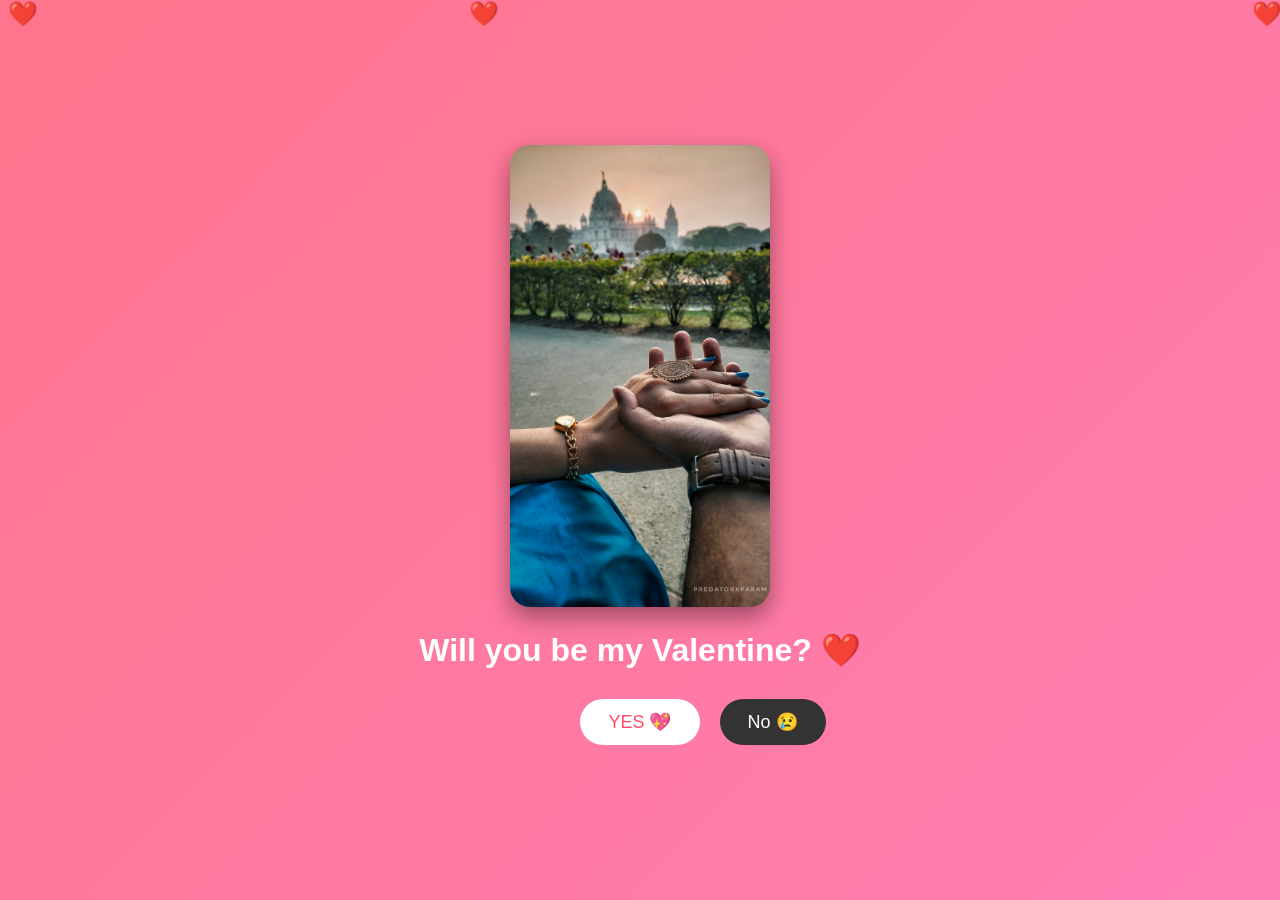
<file: index.html>
<!DOCTYPE html>
<html>
<head>
<title>Be My Valentine</title>
<link rel="stylesheet" href="style.css">
</head>

<body>

<div class="hearts" id="hearts"></div>

<div class="container">

<img src="photo.jpeg" class="photo">

<h1>Will you be my Valentine? ❤️</h1>

<button class="yes" onclick="yesClicked()">YES 💖</button>
<button id="noBtn">No 😢</button>

<div id="teaseMsg"></div>

<div id="noMessage" class="no-message">
Nice try… but you can’t escape being my Valentine 😄❤️
</div>

</div>

<script src="script.js"></script>

<div id="explosion"></div>

<audio id="bgMusic" loop>
<source src="music.mp3" type="audio/mpeg">
</audio>

</body>
</html>
</file>
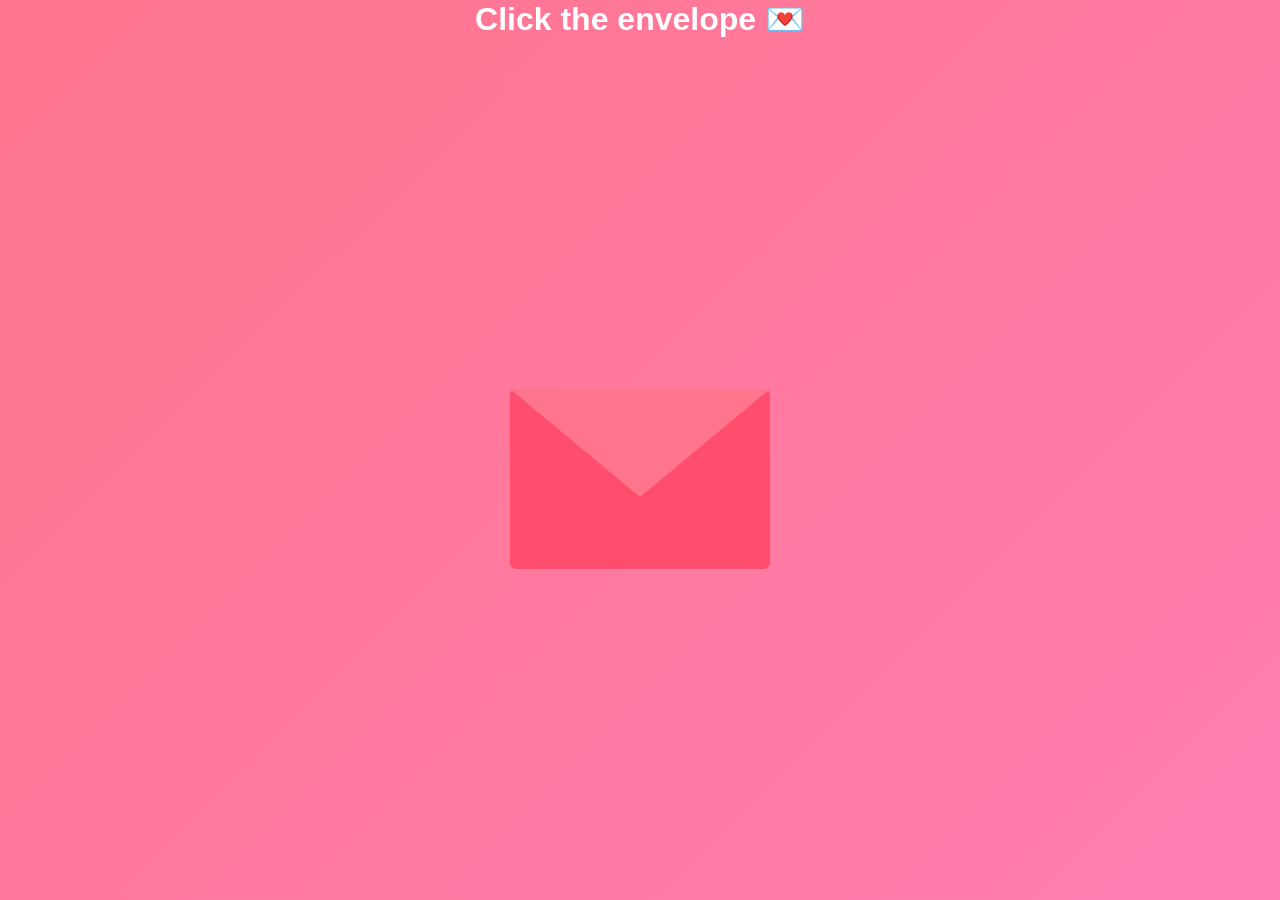
<file: letter.html>
<!DOCTYPE html>
<html>
<head>
<title>My Letter</title>
<link rel="stylesheet" href="style.css">
</head>

<body>

<h1>Click the envelope 💌</h1>

<div class="envelope" onclick="openLetter()" id="env">

<div class="flap"></div>

<div class="letter">

<p id="text"></p>

<h2 id="loveMessage">I Love You ❤️</h2>

<button id="kissBtn" onclick="sendKiss()">Send me a kiss 💋</button>

</div>

</div>

<script>

const message = `Dear Love,

From the moment you entered my life, everything became brighter.
No matter how far we are, you are always in my heart.

Thank you for being the most beautiful part of my life.

Forever yours,
Parambrata ❤️`;

let i = 0;

function typeWriter(){

if(i < message.length){

let char = message.charAt(i);

if(char === "\n"){
document.getElementById("text").innerHTML += "<br>";
}else{
document.getElementById("text").innerHTML += char;
}

i++;

setTimeout(typeWriter,40);

}else{

document.getElementById("loveMessage").style.opacity="1";
document.getElementById("kissBtn").style.opacity="1";

}

}

function openLetter(){

document.getElementById("env").classList.add("open");

/* HEART BURST */

for(let i=0;i<25;i++){

let heart = document.createElement("div");
heart.className="explode-heart";
heart.innerHTML="❤️";

let x = (Math.random()*400 - 200) + "px";
let y = (Math.random()*400 - 200) + "px";

heart.style.setProperty("--x",x);
heart.style.setProperty("--y",y);

document.body.appendChild(heart);

setTimeout(()=>{
heart.remove();
},1000);

}

/* start typing */

setTimeout(()=>{
typeWriter();
},800);

}

function sendKiss(){

for(let i=0;i<120;i++){

let heart = document.createElement("div");

heart.innerHTML="💋";
heart.style.position="fixed";
heart.style.fontSize="28px";

heart.style.left="50%";
heart.style.top="50%";

let x=(Math.random()*800-400)+"px";
let y=(Math.random()*800-400)+"px";

heart.style.setProperty("--x",x);
heart.style.setProperty("--y",y);

heart.style.animation="explode 1.5s ease-out forwards";

document.body.appendChild(heart);

setTimeout(()=>{
heart.remove();
},1500);

}

}


</script>
<audio autoplay loop>
<source src="music.mp3" type="audio/mpeg">
</audio>

</body>
</html>
</file>
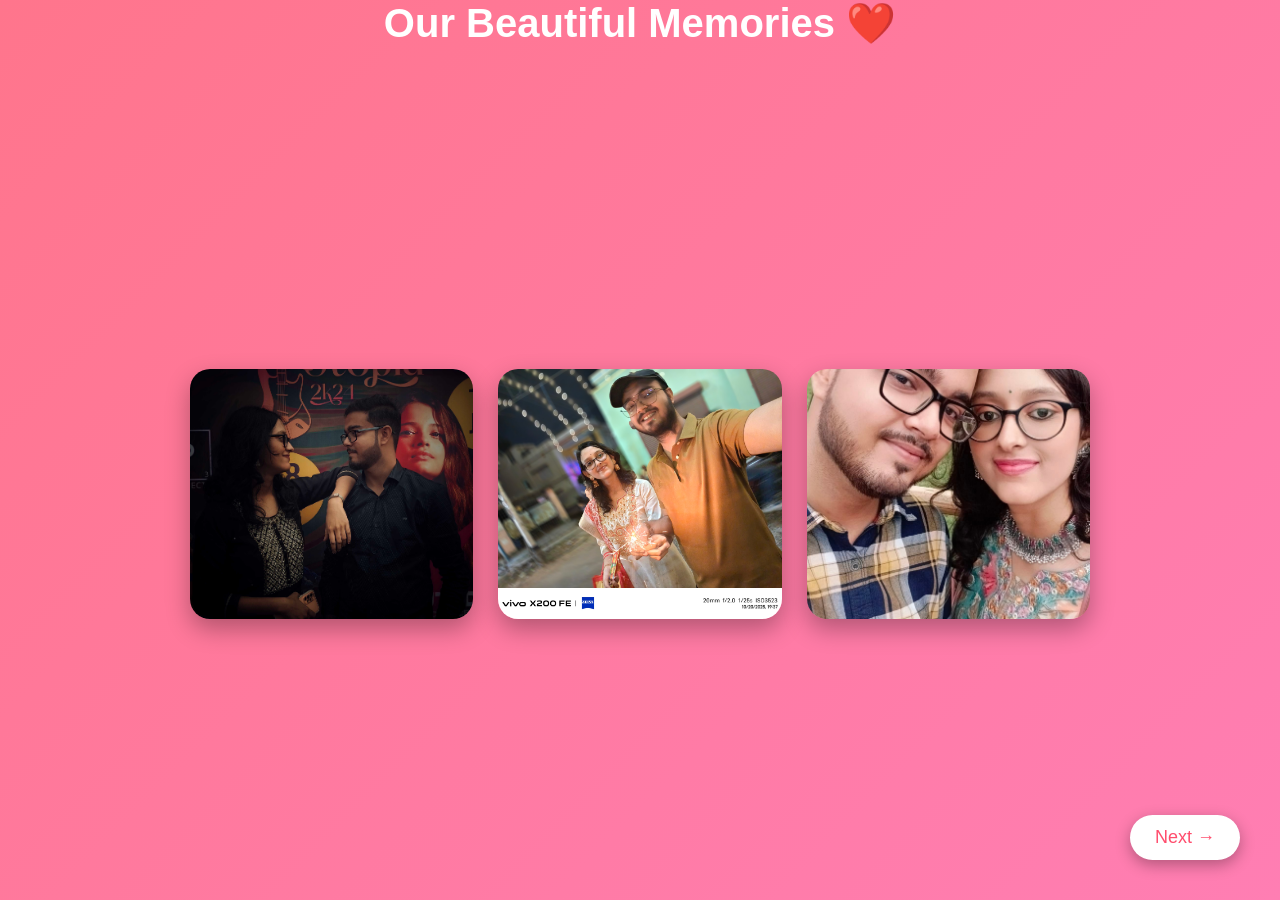
<file: memories.html>
<!DOCTYPE html>
<html>
<head>

<title>Our Memories ❤️</title>
<link rel="stylesheet" href="style.css">

<style>

.memories-title{
font-size:40px;
margin-bottom:40px;
text-align:center;
}

/* gallery layout */

.gallery{
display:grid;
grid-template-columns:repeat(3,1fr);
gap:25px;
width:80%;
max-width:900px;
margin:auto;
}

/* center last 2 photos */
.gallery img:nth-child(4){
grid-column:1 / 2;
}

.gallery img:nth-child(5){
grid-column:3 / 4;
}

.memory-photo{
width:100%;
height:250px;
object-fit:cover;
border-radius:20px;
box-shadow:0 10px 25px rgba(0,0,0,0.3);
transition:0.4s;
}

.memory-photo:hover{
transform:scale(1.08);
}

.next-btn{
position:fixed;
bottom:30px;
right:30px;
background:white;
color:#ff4d6d;
border:none;
padding:12px 25px;
border-radius:25px;
font-size:18px;
cursor:pointer;
}

</style>

</head>

<body>

<h1 class="memories-title">Our Beautiful Memories ❤️</h1>

<div class="gallery">

<img src="p1.jpg" class="memory-photo">
<img src="p2.jpg" class="memory-photo">
<img src="p5.jpg" class="memory-photo">

</div>

<button class="next-btn" onclick="nextPage()">Next →</button>

<audio autoplay loop>
<source src="music.mp3" type="audio/mpeg">
</audio>

<script>

function nextPage(){
window.location.href="letter.html";
}

</script>

</body>
</html>
</file>
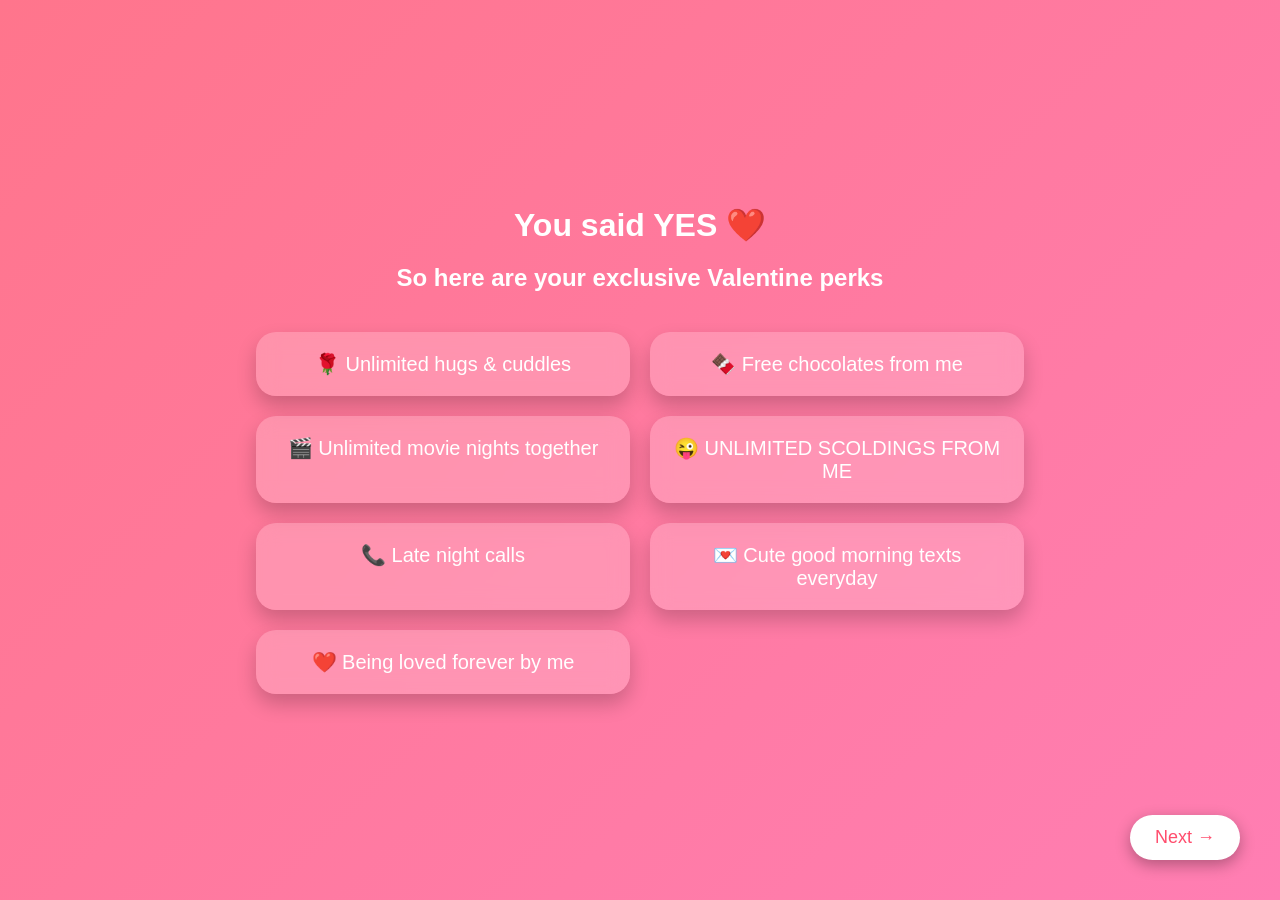
<file: perks.html>
<!DOCTYPE html>
<html>
<head>

<title>Your Valentine Perks</title>
<link rel="stylesheet" href="style.css">

</head>

<body>

<h1>You said YES ❤️</h1>
<h2>So here are your exclusive Valentine perks</h2>

<div class="perks-container">

<div class="perk-card">🌹 Unlimited hugs & cuddles</div>

<div class="perk-card">🍫 Free chocolates from me</div>

<div class="perk-card">🎬 Unlimited movie nights together</div>

<div class="perk-card">😜 UNLIMITED SCOLDINGS FROM ME</div>

<div class="perk-card">📞 Late night calls</div>

<div class="perk-card">💌 Cute good morning texts everyday</div>

<div class="perk-card">❤️ Being loved forever by me</div>

</div>

<button class="next-btn" onclick="nextPage()">Next →</button>


<!-- music continues -->

<audio autoplay loop>
<source src="music.mp3" type="audio/mpeg">
</audio>


<script>

function nextPage(){
window.location.href="memories.html";
}

</script>

</body>
</html>
</file>
<file: style.css>
*{
margin:0;
padding:0;
box-sizing:border-box;
}

body{
font-family: Arial, sans-serif;
background: linear-gradient(135deg,#ff758c,#ff7eb3);
height:100vh;
display:flex;
justify-content:center;
align-items:center;
flex-direction:column;
color:white;
overflow:hidden;
}

/* container center */
.container{
text-align:center;
z-index:2;
}

.photo{
width:260px;
border-radius:20px;
margin-bottom:20px;
box-shadow:0 10px 25px rgba(0,0,0,0.4);
}

h1{
margin-bottom:20px;
}

/* buttons */

button{
padding:12px 28px;
font-size:18px;
border:none;
border-radius:25px;
cursor:pointer;
margin:10px;
}

#noBtn{
position:absolute;
background:#333;
color:white;
}

.yes{
background:white;
color:#ff4d6d;
}

.no{
position:absolute;
background:#333;
color:white;
}

/* hearts animation */

.hearts{
position:fixed;
top:0;
left:0;
width:100%;
height:100%;
pointer-events:none;
}

.heart{
position:absolute;
font-size:24px;
animation: fall 6s linear infinite;
}

@keyframes fall{

0%{
transform:translateY(-10vh);
opacity:1;
}

100%{
transform:translateY(110vh);
opacity:0;
}

}

/* loading screen */

.loading{
font-size:30px;
text-align:center;
}

.loading-heart{
font-size:60px;
animation:pulse 1s infinite;
}

@keyframes pulse{

0%{transform:scale(1)}
50%{transform:scale(1.3)}
100%{transform:scale(1)}

}

/* envelope */

.envelope{
width:220px;
height:140px;
background:#fff;
position:relative;
margin:auto;
cursor:pointer;
border-radius:5px;
}

.envelope:before{
content:'';
position:absolute;
top:0;
left:0;
width:100%;
height:100%;
background:#ff4d6d;
clip-path:polygon(0 0,50% 60%,100% 0);
}

.letter{
position:absolute;
background:white;
color:black;
width:200px;
padding:20px;
top:20px;
left:10px;
border-radius:10px;
transform:translateY(0);
transition:0.8s;
opacity:0;
}

.envelope.open .letter{
transform:translateY(-150px);
opacity:1;
}

.letter{
position:absolute;
background:white;
color:black;
width:220px;
padding:20px;
top:20px;
left:10px;
border-radius:10px;
line-height:1.6;
font-size:16px;
font-family: "Georgia", serif;
text-align:left;
transform:translateY(0);
transition:0.8s;
opacity:0;
}

.envelope{
position:relative;
width:260px;
height:180px;
background:#ff4d6d;
margin:auto;
cursor:pointer;
border-radius:6px;
overflow:visible;
}

/* envelope flap */

.flap{
position:absolute;
top:0;
left:0;
width:100%;
height:100%;
background:#ff758c;
clip-path:polygon(0 0,50% 60%,100% 0);
transform-origin:top;
transition:0.6s;
}

.envelope.open .flap{
transform:rotateX(180deg);
}

/* letter */

.letter{
position:absolute;
background:white;
color:black;
width:230px;
padding:20px;
left:15px;
top:20px;
border-radius:8px;
font-family:Georgia,serif;
line-height:1.6;
transform:translateY(0);
transition:0.8s;
opacity:0;
}

.envelope.open .letter{
transform:translateY(-160px);
opacity:1;
}

#explosion{
position:fixed;
top:50%;
left:50%;
transform:translate(-50%,-50%);
pointer-events:none;
z-index:10;
}

.explode-heart{
position:absolute;
font-size:30px;
animation:explode 1s forwards;
}

@keyframes explode{

0%{
transform:translate(0,0) scale(0.5);
opacity:1;
}

100%{
transform:translate(var(--x),var(--y)) scale(1.8);
opacity:0;
}

}


.perks-container{
display:grid;
grid-template-columns:repeat(2,1fr);
gap:20px;
width:60%;
margin-top:40px;
}

.perk-card{
background:rgba(255,255,255,0.2);
backdrop-filter:blur(10px);
padding:20px;
border-radius:20px;
font-size:20px;
text-align:center;
transition:0.3s;
box-shadow:0 10px 20px rgba(0,0,0,0.2);
}

.perk-card:hover{
transform:scale(1.1);
background:rgba(255,255,255,0.35);
}

.next-btn{
position:fixed;
bottom:30px;
right:30px;
background:white;
color:#ff4d6d;
border:none;
padding:12px 25px;
border-radius:25px;
font-size:18px;
cursor:pointer;
box-shadow:0 5px 15px rgba(0,0,0,0.3);
}

.explode-heart{
position:fixed;
font-size:24px;
animation:explode 1s ease-out forwards;
pointer-events:none;
}

@keyframes explode{

0%{
transform:translate(0,0) scale(1);
opacity:1;
}

100%{
transform:translate(var(--x),var(--y)) scale(0);
opacity:0;
}

}

#loveMessage{
opacity:0;
margin-top:20px;
color:#ff2e63;
font-size:28px;
animation: glow 2s infinite alternate;
}

@keyframes glow{

from{
text-shadow:0 0 5px #ff2e63;
}

to{
text-shadow:0 0 20px #ff2e63, 0 0 30px #ff2e63;
}

}





.no-message{

position:fixed;
top:50%;
left:50%;
transform:translate(-50%,-50%);

background:white;
color:#ff4b6e;

padding:20px 30px;
border-radius:12px;

font-size:20px;
font-weight:bold;

display:none;

box-shadow:0 10px 30px rgba(0,0,0,0.3);

}




#kissBtn{

position:fixed;
bottom:30px;
right:30px;

opacity:0;

padding:12px 25px;

background:#ff4b6e;
color:white;

border:none;
border-radius:25px;

font-size:18px;
cursor:pointer;

transition:0.3s;

z-index:999;

}

#kissBtn:hover{
transform:scale(1.1);
background:#ff2e55;
}
</file>
